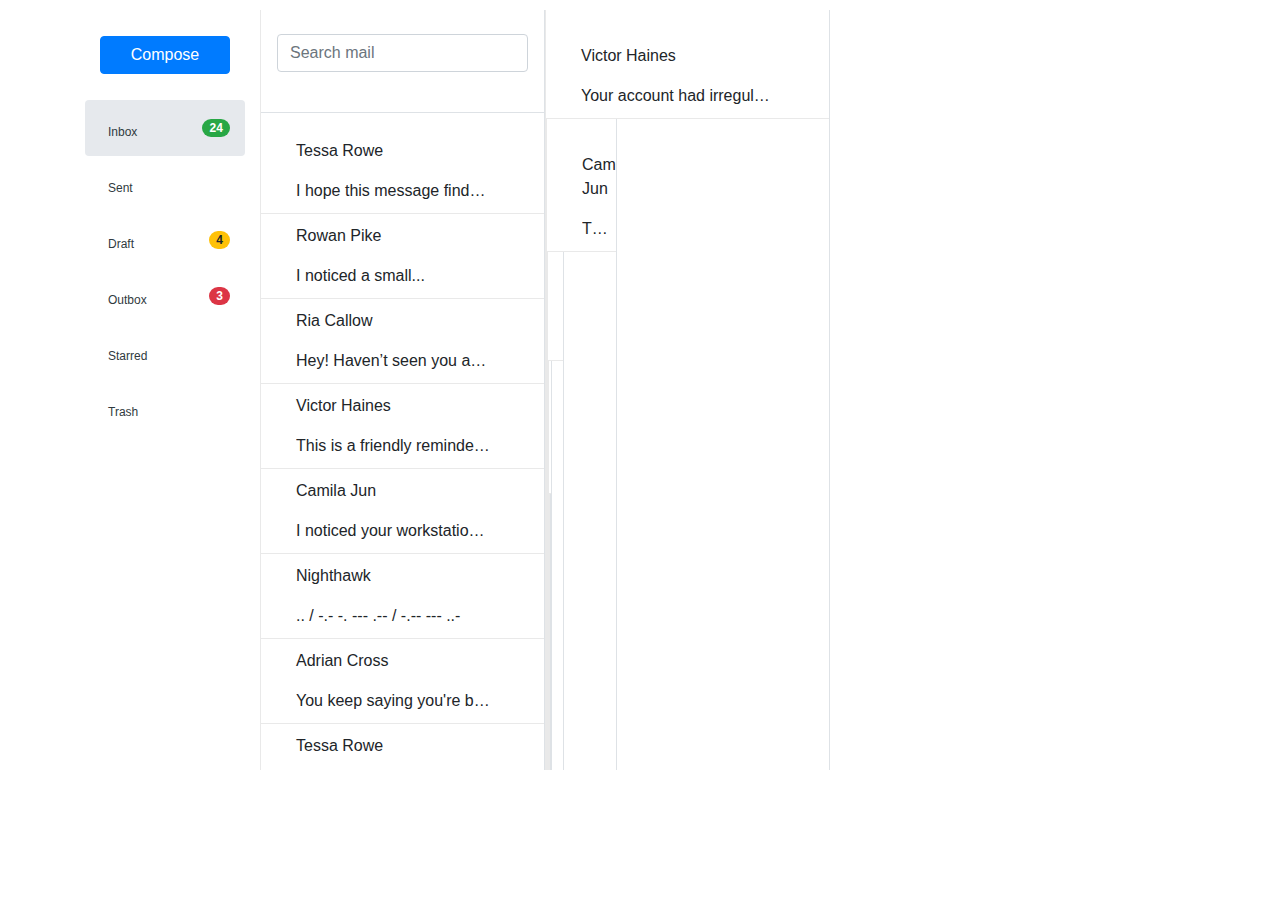
<file: index.html>
<!-- MIT License - Template Source: https://www.bootdey.com/snippets/view/bs4-email-view -->

<!doctype html>
<html lang="en">
<head>
  <meta charset="utf-8">
  <meta name="viewport" content="width=device-width,initial-scale=1">
  <title>Email UI</title>

  <!-- Your CSS -->
  <link rel="stylesheet" href="style.css">
  <link rel="stylesheet" href="https://cdn.materialdesignicons.com/3.7.95/css/materialdesignicons.min.css">
  <link rel="stylesheet" href="https://cdn.jsdelivr.net/npm/bootstrap@4.6.2/dist/css/bootstrap.min.css">
</head>
<body>

<div class="container">
  <div class="content-wrapper">
    <div class="email-wrapper wrapper">
      <div class="row align-items-stretch">

        <!-- SIDEBAR -->
        <div class="mail-sidebar d-none d-lg-block col-md-2 pt-3 bg-white">
          <div class="menu-bar">
            <ul class="menu-items">
              <li class="compose mb-3">
                <button class="btn btn-primary btn-block">Compose</button>
              </li>
              <li class="active">
                <a href="#">
                  <i class="mdi mdi-email-outline"></i> Inbox </a>
                <span class="badge badge-pill badge-success">24</span>
              </li>
              <li>
                <a href="#">
                  <i class="mdi mdi-share"></i> Sent </a>
              </li>
              <li>
                <a href="#">
                  <i class="mdi mdi-file-outline"></i> Draft </a>
                <span class="badge badge-pill badge-warning">4</span>
              </li>
              <li>
                <a href="#">
                  <i class="mdi mdi-upload"></i> Outbox </a>
                <span class="badge badge-pill badge-danger">3</span>
              </li>
              <li>
                <a href="#">
                  <i class="mdi mdi-star-outline"></i> Starred </a>
              </li>
              <li>
                <a href="#">
                  <i class="mdi mdi-delete"></i> Trash </a>
              </li>
            </ul>
          </div>
        </div>

        <!-- MAIL LIST -->
        <div class="mail-list-container col-md-3 pt-4 pb-4 border-right bg-white">
          <div class="border-bottom pb-4 mb-3 px-3">
            <div class="form-group">
              <input class="form-control w-100" type="search" placeholder="Search mail">
            </div>
          </div>
          <div class="mail-list" data-id="1">
            <div class="form-check"></div>
            <div class="content">
              <p class="sender-name">Tessa Rowe</p>
              <p class="message_text">I hope this message finds you well...</p>
            </div>
            <div class="details">
              <i class="mdi mdi-star-outline"></i>
            </div>
          </div>
          <div class="mail-list" data-id="2">
            <div class="form-check"></div>
            <div class="content">
              <p class="sender-name">Rowan Pike</p>
              <p class="message_text">I noticed a small...</p>
            </div>
            <div class="details">
              <i class="mdi mdi-star-outline"></i>
            </div>
          </div>
          <div class="mail-list" data-id="3">
            <div class="form-check"></div>
            <div class="content">
              <p class="sender-name">Ria Callow</p>
              <p class="message_text">Hey! Haven’t seen you around much...</p>
            </div>
            <div class="details">
              <i class="mdi mdi-star-outline"></i>
            </div>
          </div>
          <div class="mail-list" data-id="4">
            <div class="form-check"></div>
            <div class="content">
              <p class="sender-name">Victor Haines</p>
              <p class="message_text">This is a friendly reminder that your...</p>
            </div>
            <div class="details">
              <i class="mdi mdi-star-outline"></i>
            </div>
          </div>
          <div class="mail-list" data-id="5">
            <div class="form-check"></div>
            <div class="content">
              <p class="sender-name">Camila Jun</p>
              <p class="message_text">I noticed your workstation hasn't...</p>
            </div>
            <div class="details">
              <i class="mdi mdi-star-outline"></i>
            </div>
          </div>
          <div class="mail-list" data-id="6">
            <div class="form-check"></div>
            <div class="content">
              <p class="sender-name">Nighthawk</p>
              <p class="message_text">.. / -.- -. --- .-- / -.-- --- ..-</p>
            </div>
            <div class="details">
              <i class="mdi mdi-star-outline"></i>
            </div>
          </div>
          <div class="mail-list" data-id="7">
            <div class="form-check"></div>
            <div class="content">
              <p class="sender-name">Adrian Cross</p>
              <p class="message_text">You keep saying you're busy with work...</p>
            </div>
            <div class="details">
              <i class="mdi mdi-star-outline"></i>
            </div>
          </div>
          <div class="mail-list" data-id="8">
            <div class="form-check"></div>
            <div class="content">
              <p class="sender-name">Tessa Rowe</p>
              <p class="message_text">I wanted to follow up because...</p>
            </div>
            <div class="details">
              <i class="mdi mdi-star-outline"></i>
            </div>
          </div>

          <div class="mail-list" data-id="9">
            <div class="form-check"></div>
            <div class="content">
              <p class="sender-name">Rowan Pike</p>
              <p class="message_text">Your request for a replacement employee...</p>
            </div>
            <div class="details">
              <i class="mdi mdi-star-outline"></i>
            </div>
          </div>

          <div class="mail-list" data-id="10">
            <div class="form-check"></div>
            <div class="content">
              <p class="sender-name">Ria Callow</p>
              <p class="message_text">It’s crazy that somebody in our team was accused...</p>
            </div>
            <div class="details">
              <i class="mdi mdi-star-outline"></i>
            </div>
          </div>
        </div>

        <div class="mail-list-container col-md-3 pt-4 pb-4 border-right bg-white d-none d-lg-block">
          <div class="mail-list" data-id="11">
            <div class="form-check"></div>
            <div class="content">
              <p class="sender-name">Victor Haines</p>
              <p class="message_text">Your account had irregularities that...</p>
            </div>
            <div class="details">
              <i class="mdi mdi-star-outline"></i>
            </div>
          </div>

          <div class="mail-list-container col-md-3 pt-4 pb-4 border-right bg-white d-none d-lg-block">
          <div class="mail-list" data-id="12">
            <div class="form-check"></div>
            <div class="content">
              <p class="sender-name">Camila Jun</p>
              <p class="message_text">There has been a breach of your account.</p>
            </div>
            <div class="details">
              <i class="mdi mdi-star-outline"></i>
            </div>
          </div>

          <div class="mail-list-container col-md-3 pt-4 pb-4 border-right bg-white d-none d-lg-block">
          <div class="mail-list" data-id="13">
            <div class="form-check"></div>
            <div class="content">
              <p class="sender-name">Nighthawk</p>
              <p class="message_text">83 111 109 101 111 110 101...</p>
            </div>
            <div class="details">
              <i class="mdi mdi-star-outline"></i>
            </div>
          </div>

          <div class="mail-list-container col-md-3 pt-4 pb-4 border-right bg-white d-none d-lg-block">
          <div class="mail-list" data-id="14">
            <div class="form-check"></div>
            <div class="content">
              <p class="sender-name">Adrian Cross</p>
              <p class="message_text">Strangers came to my door tonight...</p>
            </div>
            <div class="details">
              <i class="mdi mdi-star-outline"></i>
            </div>
          </div>

          <div class="mail-list-container col-md-3 pt-4 pb-4 border-right bg-white d-none d-lg-block">
          <div class="mail-list" data-id="15">
            <div class="form-check"></div>
            <div class="content">
              <p class="sender-name">Tessa Rowe</p>
              <p class="message_text">I want to let you know that your balance has...</p>
            </div>
            <div class="details">
              <i class="mdi mdi-star-outline"></i>
            </div>
          </div>

          <div class="mail-list-container col-md-3 pt-4 pb-4 border-right bg-white d-none d-lg-block">
          <div class="mail-list" data-id="16">
            <div class="form-check"></div>
            <div class="content">
              <p class="sender-name">Tessa Rowe</p>
              <p class="message_text">I have been thinking about the topic...</p>
            </div>
            <div class="details">
              <i class="mdi mdi-star-outline"></i>
            </div>
          </div>

          <div class="mail-list-container col-md-3 pt-4 pb-4 border-right bg-white d-none d-lg-block">
          <div class="mail-list" data-id="17">
            <div class="form-check"></div>
            <div class="content">
              <p class="sender-name">Rowan Pike</p>
              <p class="message_text">Your account for the usage of employee cards...</p>
            </div>
            <div class="details">
              <i class="mdi mdi-star-outline"></i>
            </div>
          </div>

          <div class="mail-list-container col-md-3 pt-4 pb-4 border-right bg-white d-none d-lg-block">
          <div class="mail-list" data-id="18">
            <div class="form-check"></div>
            <div class="content">
              <p class="sender-name">Ria Callow</p>
              <p class="message_text">Something strange happened. I saw someone...</p>
            </div>
            <div class="details">
              <i class="mdi mdi-star-outline"></i>
            </div>
          </div>

          <div class="mail-list-container col-md-3 pt-4 pb-4 border-right bg-white d-none d-lg-block">
          <div class="mail-list" data-id="19">
            <div class="form-check"></div>
            <div class="content">
              <p class="sender-name">Victor Haines</p>
              <p class="message_text">I am obligated to let you know that the files...</p>
            </div>
            <div class="details">
              <i class="mdi mdi-star-outline"></i>
            </div>
          </div>

          <div class="mail-list-container col-md-3 pt-4 pb-4 border-right bg-white d-none d-lg-block">
          <div class="mail-list" data-id="20">
            <div class="form-check"></div>
            <div class="content">
              <p class="sender-name">Camila Jun</p>
              <p class="message_text">Your account was flagged immediately after...</p>
            </div>
            <div class="details">
              <i class="mdi mdi-star-outline"></i>
            </div>
          </div>

          <div class="mail-list-container col-md-3 pt-4 pb-4 border-right bg-white d-none d-lg-block">
          <div class="mail-list" data-id="21">
            <div class="form-check"></div>
            <div class="content">
              <p class="sender-name">Nighthawk</p>
              <p class="message_text">Tlla tl ha fvby bubzbhs zwva. Kv uva...</p>
            </div>
            <div class="details">
              <i class="mdi mdi-star-outline"></i>
            </div>
          </div>

          <div class="mail-list-container col-md-3 pt-4 pb-4 border-right bg-white d-none d-lg-block">
          <div class="mail-list" data-id="22">
            <div class="form-check"></div>
            <div class="content">
              <p class="sender-name">Adrian Cross</p>
              <p class="message_text">I will keep in short, since you are busy and...</p>
            </div>
            <div class="details">
              <i class="mdi mdi-star-outline"></i>
            </div>
          </div>

          <div class="mail-list-container col-md-3 pt-4 pb-4 border-right bg-white d-none d-lg-block">
          <div class="mail-list" data-id="23">
            <div class="form-check"></div>
            <div class="content">
              <p class="sender-name">Tessa Rowe</p>
              <p class="message_text">Do not send me any more documents. I should...</p>
            </div>
            <div class="details">
              <i class="mdi mdi-star-outline"></i>
            </div>
          </div>

          <div class="mail-list-container col-md-3 pt-4 pb-4 border-right bg-white d-none d-lg-block">
          <div class="mail-list" data-id="24">
            <div class="form-check"></div>
            <div class="content">
              <p class="sender-name">Tessa Rowe</p>
              <p class="message_text">I am sorry that I cannot promise you at...</p>
            </div>
            <div class="details">
              <i class="mdi mdi-star-outline"></i>
            </div>
          </div>

        </div>

        <!-- READING PANE -->
        <div class="mail-view d-none d-md-block col-md-9 col-lg-7 bg-white" id="readingPane">
          <div class="p-5 text-muted text-center">
            <h5>Select an email to open</h5>
          </div>
        </div>

      </div>
    </div>
  </div>
</div>

<!-- Original JavaScript that is not included in template -->
<script src="/script.js"></script>
<!-- Bootstrap JavaScript -->
</body>
</html>
</file>
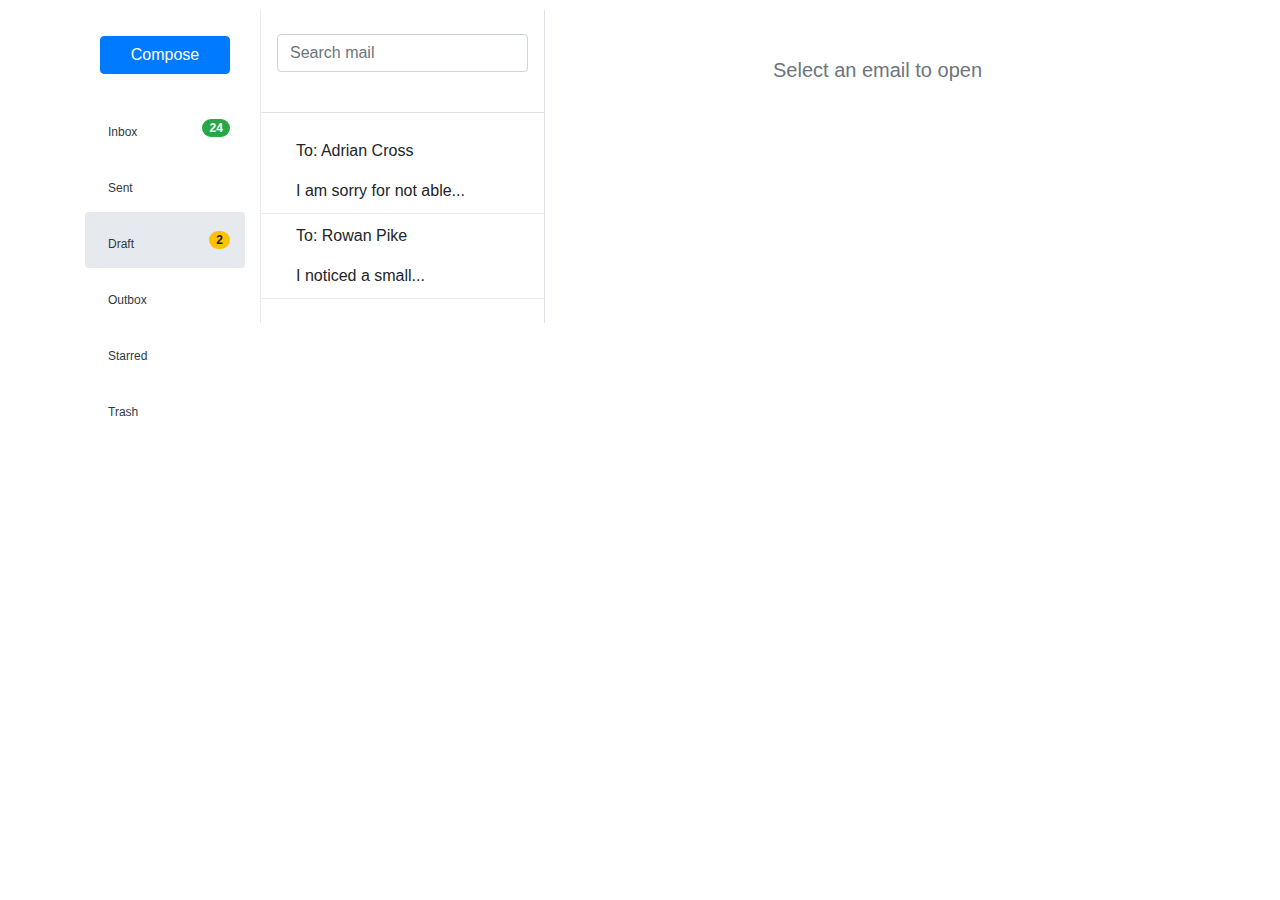
<file: draft.html>
<!-- MIT License - Template Source: https://www.bootdey.com/snippets/view/bs4-email-view -->

<!doctype html>
<html lang="en">
<head>
  <meta charset="utf-8">
  <meta name="viewport" content="width=device-width,initial-scale=1">
  <title>Email UI</title>

  <link rel="stylesheet" href="style.css">
  <link rel="stylesheet" href="https://cdn.materialdesignicons.com/3.7.95/css/materialdesignicons.min.css">
  <link rel="stylesheet" href="https://cdn.jsdelivr.net/npm/bootstrap@4.6.2/dist/css/bootstrap.min.css">
</head>
<body>

<div class="container">
  <div class="content-wrapper">
    <div class="email-wrapper wrapper">
      <div class="row align-items-stretch">

        <!-- SIDEBAR -->
        <div class="mail-sidebar d-none d-lg-block col-md-2 pt-3 bg-white">
          <div class="menu-bar">
            <ul class="menu-items">
              <li class="compose mb-3">
                <button class="btn btn-primary btn-block">Compose</button>
              </li>
              <li>
                <a href="./index.html">
                  <i class="mdi mdi-email-outline"></i> Inbox </a>
                <span class="badge badge-pill badge-success">24</span>
              </li>
              <li>
                <a href="#">
                  <i class="mdi mdi-share"></i>Sent</a>
              </li>
              <li class="active">
                <a href="./draft.html">
                  <i class="mdi mdi-file-outline"></i>Draft</a>
                <span class="badge badge-pill badge-warning">2</span>
              </li>
              <li>
                <a href="#">
                  <i class="mdi mdi-upload"></i>Outbox</a>
              </li>
              <li>
                <a href="#">
                  <i class="mdi mdi-star-outline"></i>Starred</a>
              </li>
              <li>
                <a href="#">
                  <i class="mdi mdi-delete"></i>Trash</a>
              </li>
            </ul>
          </div>
        </div>

        <div class="mail-list-container col-md-3 pt-4 pb-4 border-right bg-white">
          <div class="border-bottom pb-4 mb-3 px-3">
            <div class="form-group">
              <input class="form-control w-100" type="search" placeholder="Search mail">
            </div>
          </div>

          <div class="mail-list" data-id="1">
            <div class="form-check"></div>
            <div class="content">
              <p class="sender-name">To: Adrian Cross</p>
              <p class="message_text">I am sorry for not able...</p>
            </div>
            <div class="details">
              <i class="mdi mdi-star-outline"></i>
            </div>
          </div>

          <div class="mail-list" data-id="2">
            <div class="form-check"></div>
            <div class="content">
              <p class="sender-name">To: Rowan Pike</p>
              <p class="message_text">I noticed a small...</p>
            </div>
            <div class="details">
              <i class="mdi mdi-star-outline"></i>
            </div>
          </div>
          
        </div>

        <div class="mail-view d-none d-md-block col-md-9 col-lg-7 bg-white" id="readingPane">
          <div class="p-5 text-muted text-center">
            <h5>Select an email to open</h5>
          </div>
        </div>

      </div>
    </div>
  </div>
</div>
<script>
      const emailData = {
  1: {
    sender: "Adrian Cross",
    email: "across1130@tmail.com",
    subject: "Apology",
    body: `
    I am sorry for not able to be there. If you find this message then I am alive and sound well.<br><br>

    Please remember, never trust anyone around you. They might be working for them. Can't message you anymore, they are watching me closely.<br><br>

    Everything I told you and my identity are all lies to protect you. You have to stay strong and keep moving forward. Find the hidden USB I left for you.<br><br>
    Take care,<br><br>
    Adrian
      `,
  },
    2: {
        sender: "Rowan Pike",
        email: "
};

  const mailItems = document.querySelectorAll(".mail-list");
  const readingPane = document.getElementById("readingPane");

  mailItems.forEach(item => {
    item.addEventListener("click", () => {
      const prev = document.querySelector('.mail-list.active');
      if (prev) {
        prev.classList.remove('active');
      }

      item.classList.add("active");

      const id = item.getAttribute("data-id");
      const email = emailData[id];

      readingPane.innerHTML = `
      <div class="p-4">
        <h4>${email.subject}</h4>
        <p><strong>From:</strong> ${email.sender} &lt;${email.email}&gt;</p>
        <hr>
        <p>${email.body}</p>

        ${email.attachment ? `
          <hr>
          <p><strong>Attachment:</strong></p>
          <a href="${email.attachment}" download="${email.attachmentName}" class="btn btn-outline-primary">
            <i class="mdi mdi-download"></i> Download File
          </a>
        ` : ""}
      </div>
    `;
    });
  });

</script>
</body>
</html>
</file>
<file: style.css>
/* MIT License - 
Template Source: https://www.bootdey.com/snippets/view/bs4-email-view  */

body{
    margin-top:20px;
    background: #eee;
}
html {
  padding: 10px;
}

/* sidebar menu items */
.email-wrapper .mail-sidebar .menu-bar .menu-items {
  padding: 0;
  margin-bottom: 0;
  height: auto;
  list-style-type: none;
}

.email-wrapper .mail-sidebar .menu-bar .menu-items li {
  padding: 10px 15px;
  transition: 0.4s;
  position: relative;
  display: -webkit-flex;
  display: flex;
  align-items: center;
  -webkit-justify-content: space-between;
  justify-content: space-between;
}

.email-wrapper .mail-sidebar .menu-bar .menu-items li a {
  color: #303a40;
  font-size: 12px;
  text-decoration: none;
}

.email-wrapper .mail-sidebar .menu-bar .menu-items li a i {
  margin-right: 8px;
  font-size: 1.5rem; 
  line-height: 1.5;
}

.email-wrapper .mail-sidebar .menu-bar .menu-items li:hover {
  background: #f5f7fa;
  border-radius: 4px;
}

.email-wrapper .mail-sidebar .menu-bar .menu-items li.active {
  background: #e6e9ed;
  border-radius: 4px;
}

.email-wrapper .mail-sidebar .menu-bar .profile-list-item a .pro-pic {
  display: -webkit-flex;
  display: flex;
  -webkit-align-items: center;
  align-items: center;
  padding: 0;
  width: 20%;
  max-width: 40px;
}

.email-wrapper .mail-sidebar .menu-bar .profile-list-item a .pro-pic img {
  max-width: 100%;
  width: 100%;
  border-radius: 100%;
}

.email-wrapper .mail-sidebar .menu-bar .profile-list-item a .user .u-designation {
  font-size: calc(0.75rem - 0.1rem);
  margin-bottom: 0;
}

.email-wrapper .sidebar.open {
  left: 0;
}

/* Mail List Container */
.email-wrapper .mail-list-container {
  border-left: 1px solid #e9e9e9;
  height: 100%;
  padding-left: 0;
  padding-right: 0;
}

.mail-list.active {
      background: #eef4ff;
    }
    
.mail-list {
  cursor: pointer;
  padding: 10px 15px;
  border-bottom: 1px solid #f0f0f0;
  transition: background 0.2s;
}
.mail-list:hover {
  background: #f7faff;
}

.email-wrapper .mail-list-container a {
  text-decoration: none;
}

.email-wrapper .mail-list-container .mail-list {
  border-bottom: 1px solid #e9e9e9;
  display: flex;
  flex-direction: row;
  padding: 10px 15px;
  width: 100%;
}

.email-wrapper .mail-list-container .mail-list .content {
  width: 83%;
  padding-left: 0;
  padding-right: 0;
}

.email-wrapper .mail-list-container .mail-list .content .message_text {
  margin: 0;
  max-width: 93%;
  overflow: hidden;
  text-overflow: ellipsis;
  white-space: nowrap;
}

/* Mail List container */
.mail-list-container {
  max-height: calc(100vh - 140px); 
  overflow-y: auto;                
  overflow-x: hidden;               
}

.mail-list {
  padding: 12px 15px;
}

/* Message Content */
.email-wrapper .message-body .sender-details {
  padding: 20px 15px 0;
  border-bottom: 1px solid #e9e9e9;
  display: -webkit-flex;
  display: flex;
}

.email-wrapper .message-body .sender-details .details {
  padding-bottom: 0;
}

.email-wrapper .message-body .sender-details .details .msg-subject {
  font-weight: 600;
}

.email-wrapper .message-body .sender-details .details .sender-email {
  margin-bottom: 20px;
  font-weight: 400;
}

.email-wrapper .message-body .sender-details .details .sender-email i {
  font-size: 1rem;
  font-weight: 600;
  margin: 0 1px 0 7px;
}

.email-wrapper .message-body .message-content {
  padding: 50px 15px;
}

.email-wrapper .message-body .attachments-sections ul {
  list-style: none;
  border-top: 1px solid #e9e9e9;
  padding: 30px 15px 20px;
}

.email-wrapper .message-body .attachments-sections ul li {
  padding: 10px;
  margin-right: 20px;
  border: 1px solid #e9e9e9;
  border-radius: 5px;
}

.email-wrapper .message-body .attachments-sections ul li .thumb {
  display: inline-block;
  margin-right: 10px;
}

.email-wrapper .message-body .attachments-sections ul li .thumb i {
  font-size: 30px;
  margin: 0;
  color: #2e383e;
}

.email-wrapper .message-body .attachments-sections ul li .details p.file-name {
  display: block;
  margin-bottom: 0;
  color: #2e383e;
}
</file>
